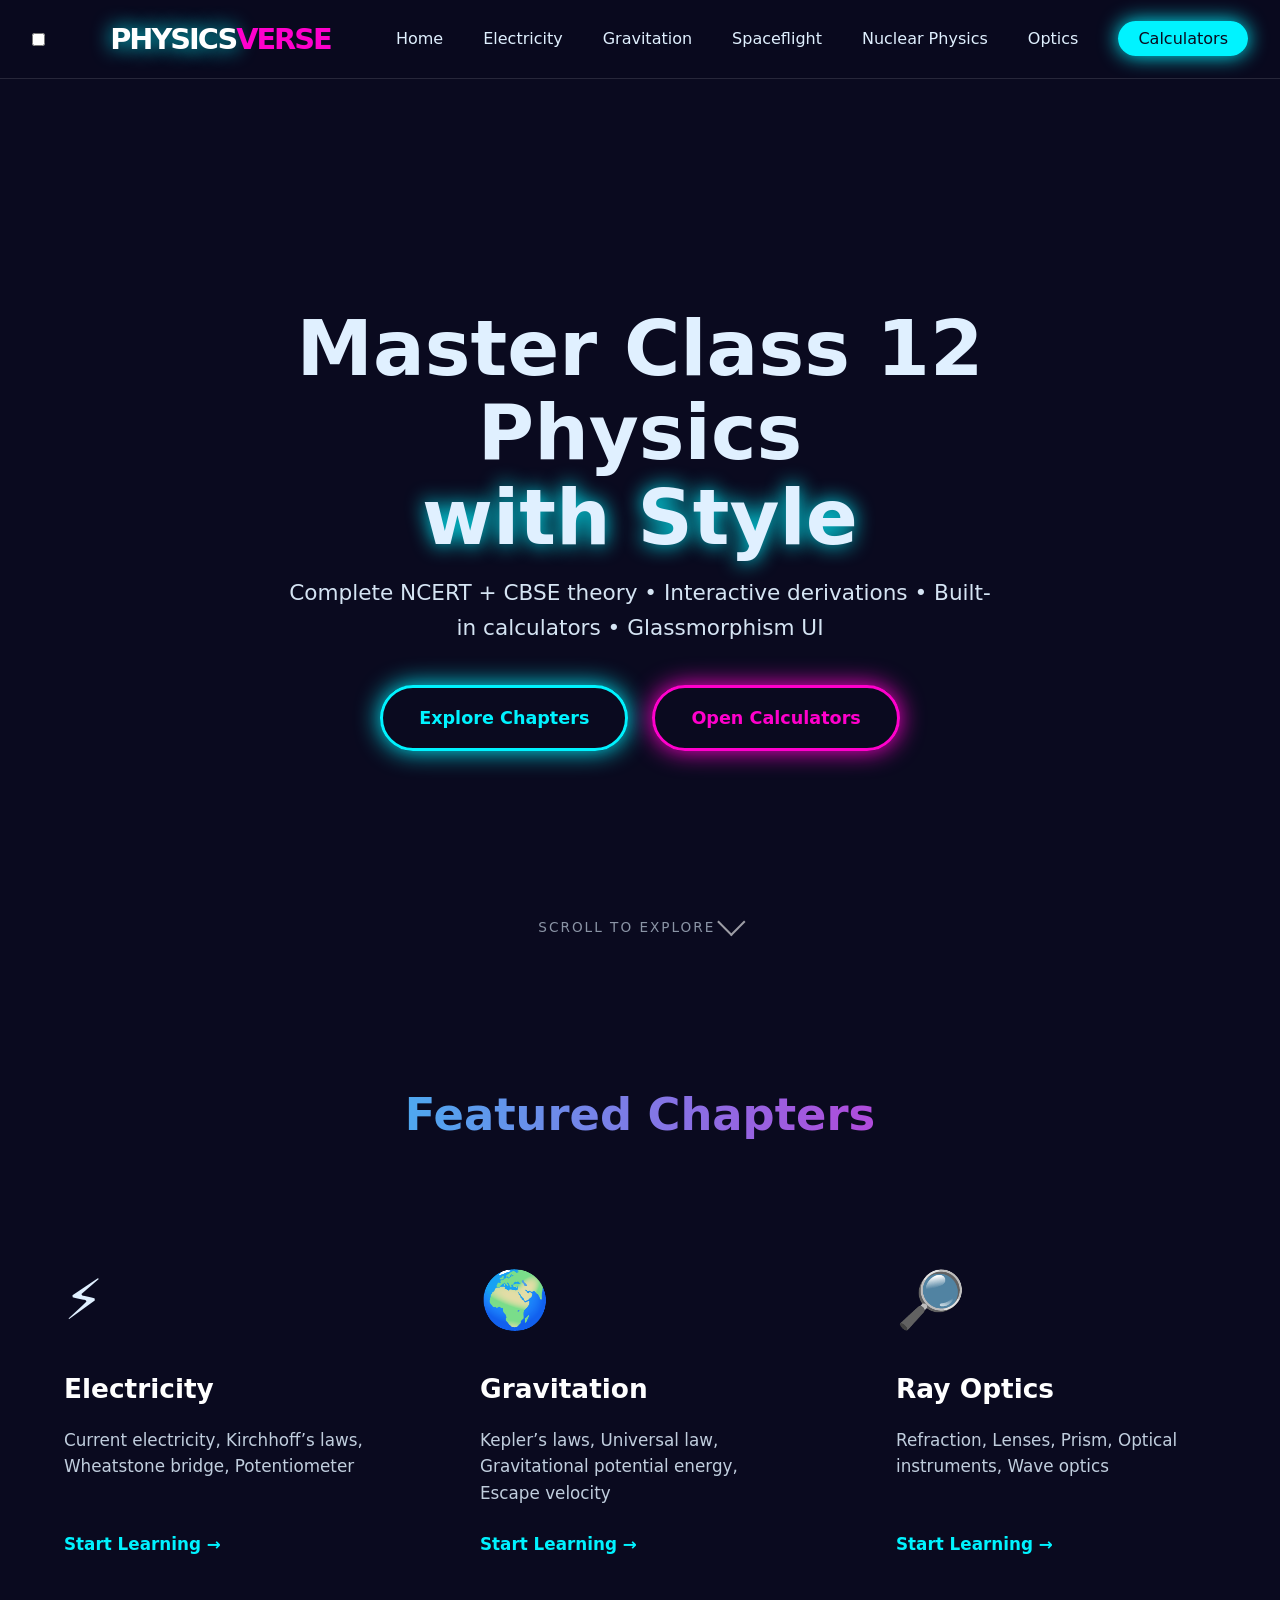
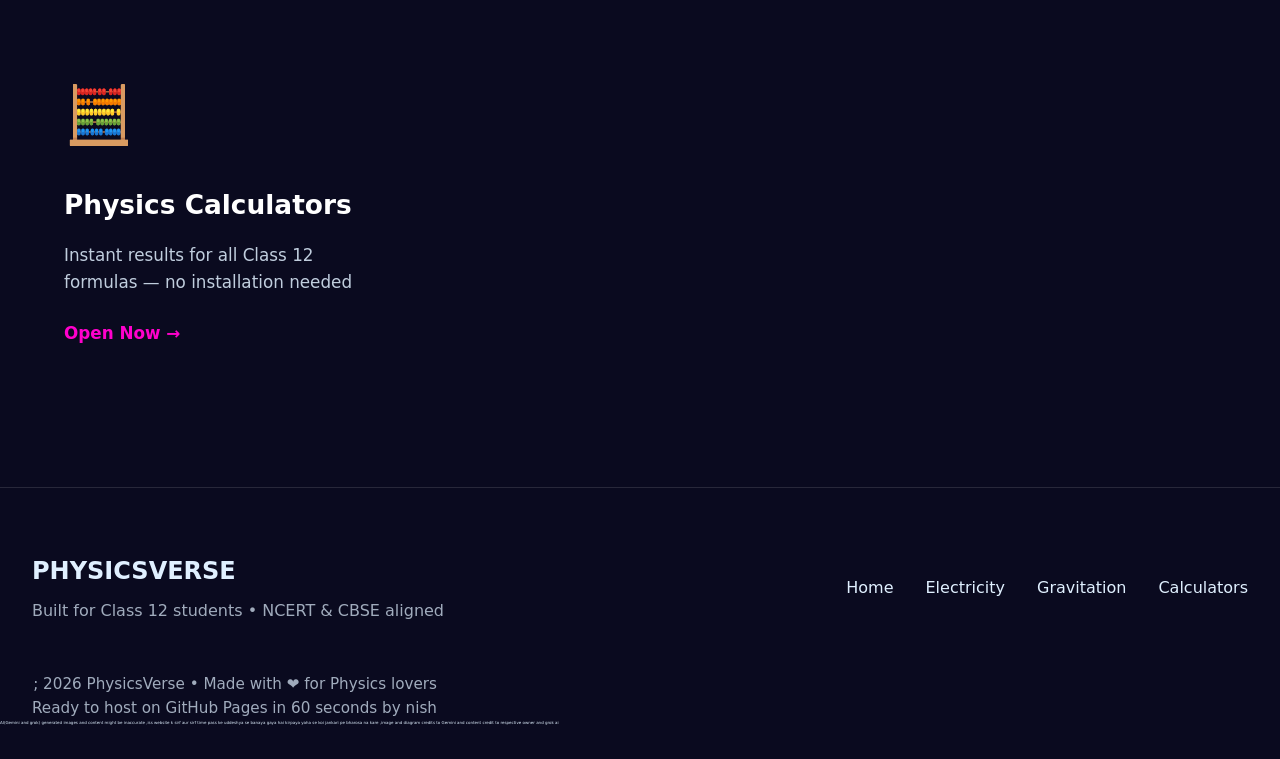
<file: index.html>
<!DOCTYPE html>
<html lang="en">
<head>
        <link rel="icon" type="image/png" href="atom.png">
    <meta charset="UTF-8">
    <meta name="viewport" content="width=device-width, initial-scale=1.0">
    <title>PhysicsVerse • Class 12 Physics</title>
    <link rel="stylesheet" href="style.css">
    <script defer src="main.js"></script>
</head>
<body>
    <!-- NAVIGATION -->
    <nav>

    <div class="nav-container">
            <input type="checkbox" id="menu-toggle">
            
            <a href="index.html" class="logo">
                <span class="neon-text">PHYSICS</span><span class="accent">VERSE</span>
            </a>
    
            <label for="menu-toggle" class="hamburger">
                <span></span><span></span><span></span>
            </label>
    
            <ul class="nav-links">
                <li><a href="index.html">Home</a></li>
                <li><a href="electricity.html">Electricity</a></li>
                <li><a href="gravitation.html">Gravitation</a></li>
                <li><a href="spaceflight.html">Spaceflight</a></li>
                <li><a href="nuclear-physics.html">Nuclear Physics</a></li>
                <li><a href="optics.html">Optics</a></li>
                <li><a href="calculators.html" class="nav-btn">Calculators</a></li>
            </ul>
        </div>
    </nav>

    <!-- HERO SECTION -->
    <header class="hero">
        <div class="hero-overlay"></div>
        <div class="hero-content glass">
            <h1 class="hero-title">
                Master Class 12 Physics<br>
                <span class="neon-text">with Style</span>
            </h1>
            <p class="hero-subtitle">Complete NCERT + CBSE theory • Interactive derivations • Built-in calculators • Glassmorphism UI</p>
            
            <div class="hero-buttons">
                <a href="#chapters" class="btn-neon primary">Explore Chapters</a>
                <a href="calculators.html" class="btn-neon secondary">Open Calculators</a>
            </div>
        </div>

        <!-- Scroll indicator -->
        <div class="scroll-indicator">
            <span>SCROLL TO EXPLORE</span>
            <div class="arrow"></div>
        </div>
    </header>

    <!-- FEATURED CHAPTERS -->
    <section id="chapters" class="section">
        <div class="container">
            <h2 class="section-title">Featured Chapters</h2>
            <div class="grid">
                <!-- Card 1 -->
                <a href="electricity.html" class="card glass">
                    <div class="card-icon">⚡</div>
                    <h3>Electricity</h3>
                    <p>Current electricity, Kirchhoff’s laws, Wheatstone bridge, Potentiometer</p>
                    <span class="card-link">Start Learning →</span>
                </a>

                <!-- Card 2 -->
                <a href="gravitation.html" class="card glass">
                    <div class="card-icon">🌍</div>
                    <h3>Gravitation</h3>
                    <p>Kepler’s laws, Universal law, Gravitational potential energy, Escape velocity</p>
                    <span class="card-link">Start Learning →</span>
                </a>

                   

                <!-- Card 4 -->
                <a href="optics.html" class="card glass">
                    <div class="card-icon">🔎</div>
                    <h3>Ray Optics</h3>
                    <p>Refraction, Lenses, Prism, Optical instruments, Wave optics</p>
                    <span class="card-link">Start Learning →</span>
                </a>

           

                <!-- Card 6 -->
                <a href="calculators.html" class="card glass highlight">
                    <div class="card-icon">🧮</div>
                    <h3>Physics Calculators</h3>
                    <p>Instant results for all Class 12 formulas — no installation needed</p>
                    <span class="card-link accent">Open Now →</span>
                </a>
            </div>
        </div>
    </section>

    <!-- FOOTER -->
    <footer>
        <div class="container">
            <div class="footer-content">
                <div class="footer-left">
                    <span class="logo-small">PHYSICS<span class="accent">VERSE</span></span>
                    <p>Built for Class 12 students • NCERT &amp; CBSE aligned</p>
                </div>
                <div class="footer-links">
                    <a href="index.html">Home</a>
                    <a href="electricity.html">Electricity</a>
                    <a href="gravitation.html">Gravitation</a>
                    <a href="calculators.html">Calculators</a>
                </div>
                <div class="footer-right">
                    <p>; 2026 PhysicsVerse • Made with ❤️ for Physics lovers</p>
                    <p>Ready to host on GitHub Pages in 60 seconds by nish</p>
                </div>
            </div>
        </div>
       <p style="font-size: 4px;"> AI(Gemini and grok) generated images and content might be inaccurate ,iss website k sirf aur sirf time pass ke uddeshya se banaya gaya hai kirpaya yaha se koi jankari pe bharosa na kare ,image and diagram credits to Gemini and content credit to respective owner and grok ai</p>
    </footer>

    <!-- Simple JS for mobile menu close on click (optional but nice) -->
    <script>
        // Close mobile menu when a link is clicked
        document.querySelectorAll('.nav-links a').forEach(link => {
            link.addEventListener('click', () => {
                document.getElementById('menu-toggle').checked = false;
            });
        });
    </script>
    <script defer src="main.js"></script>
</body>
</html>
</file>
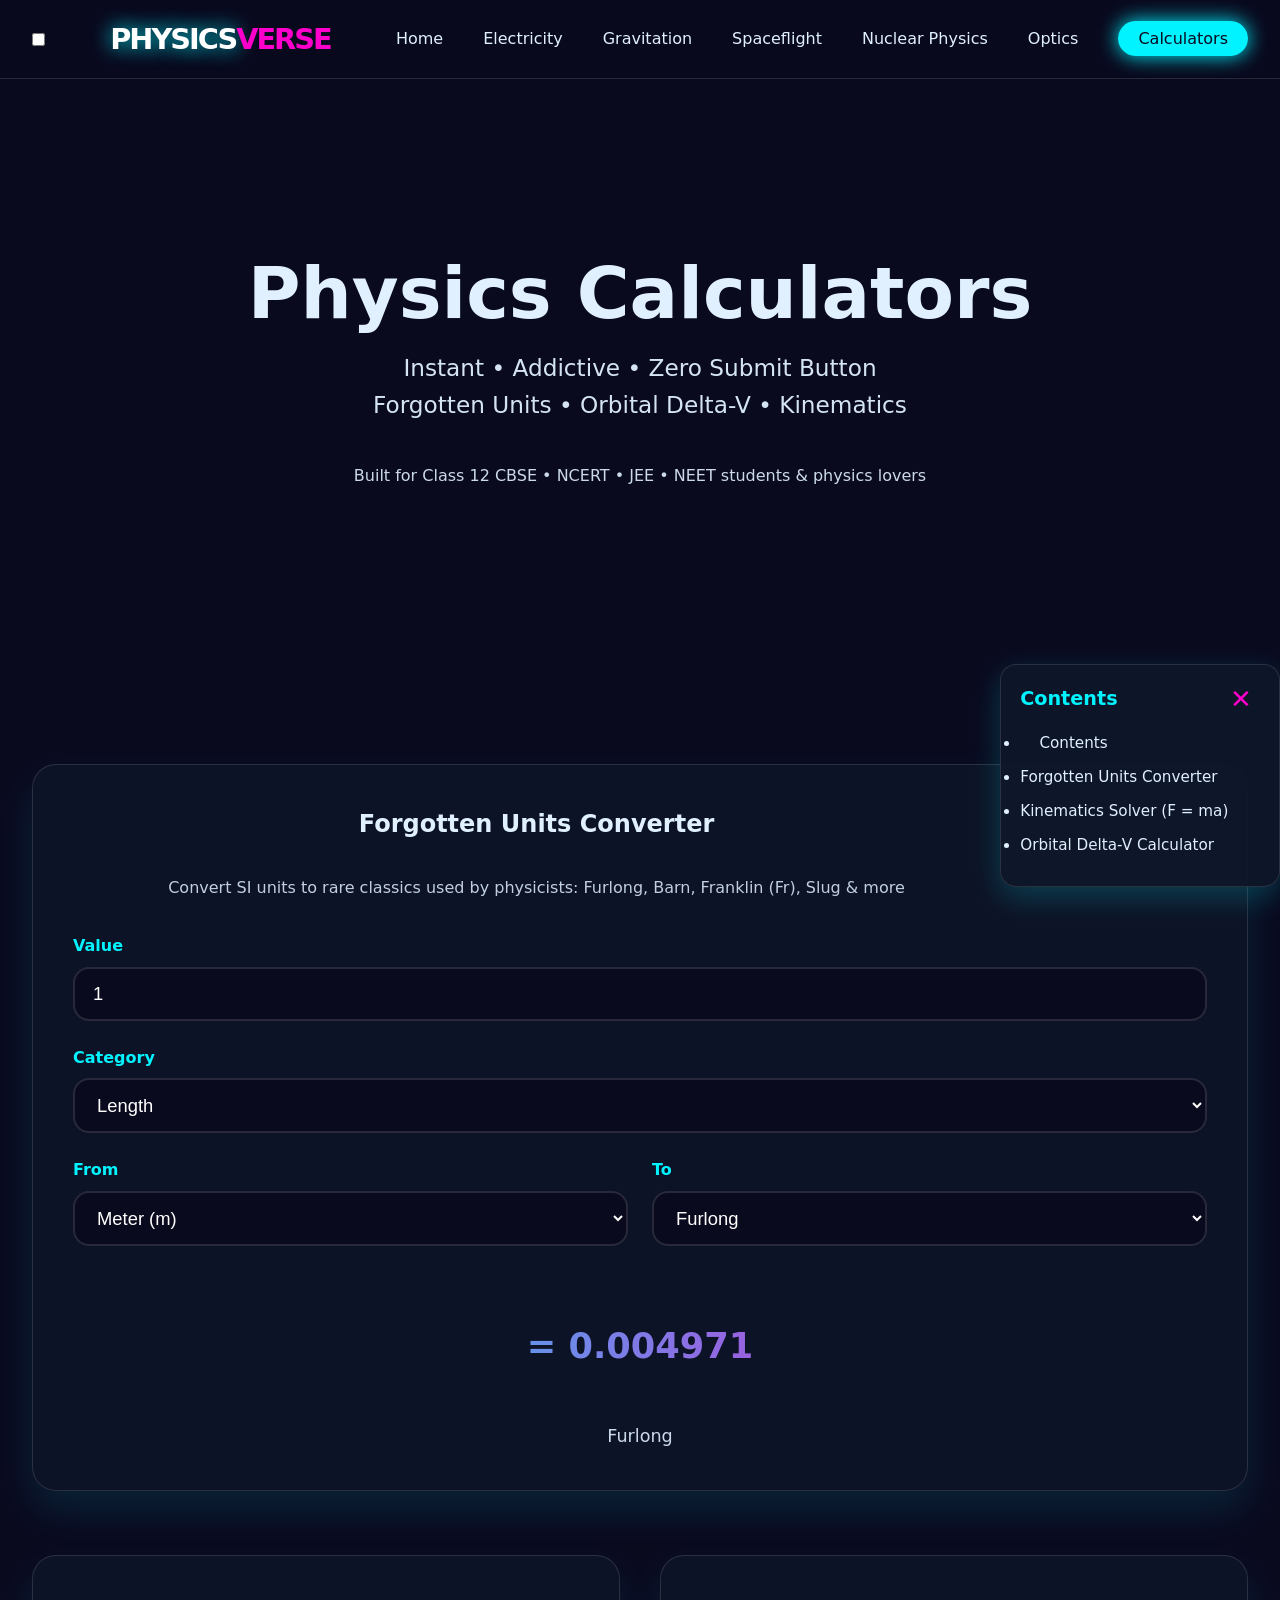
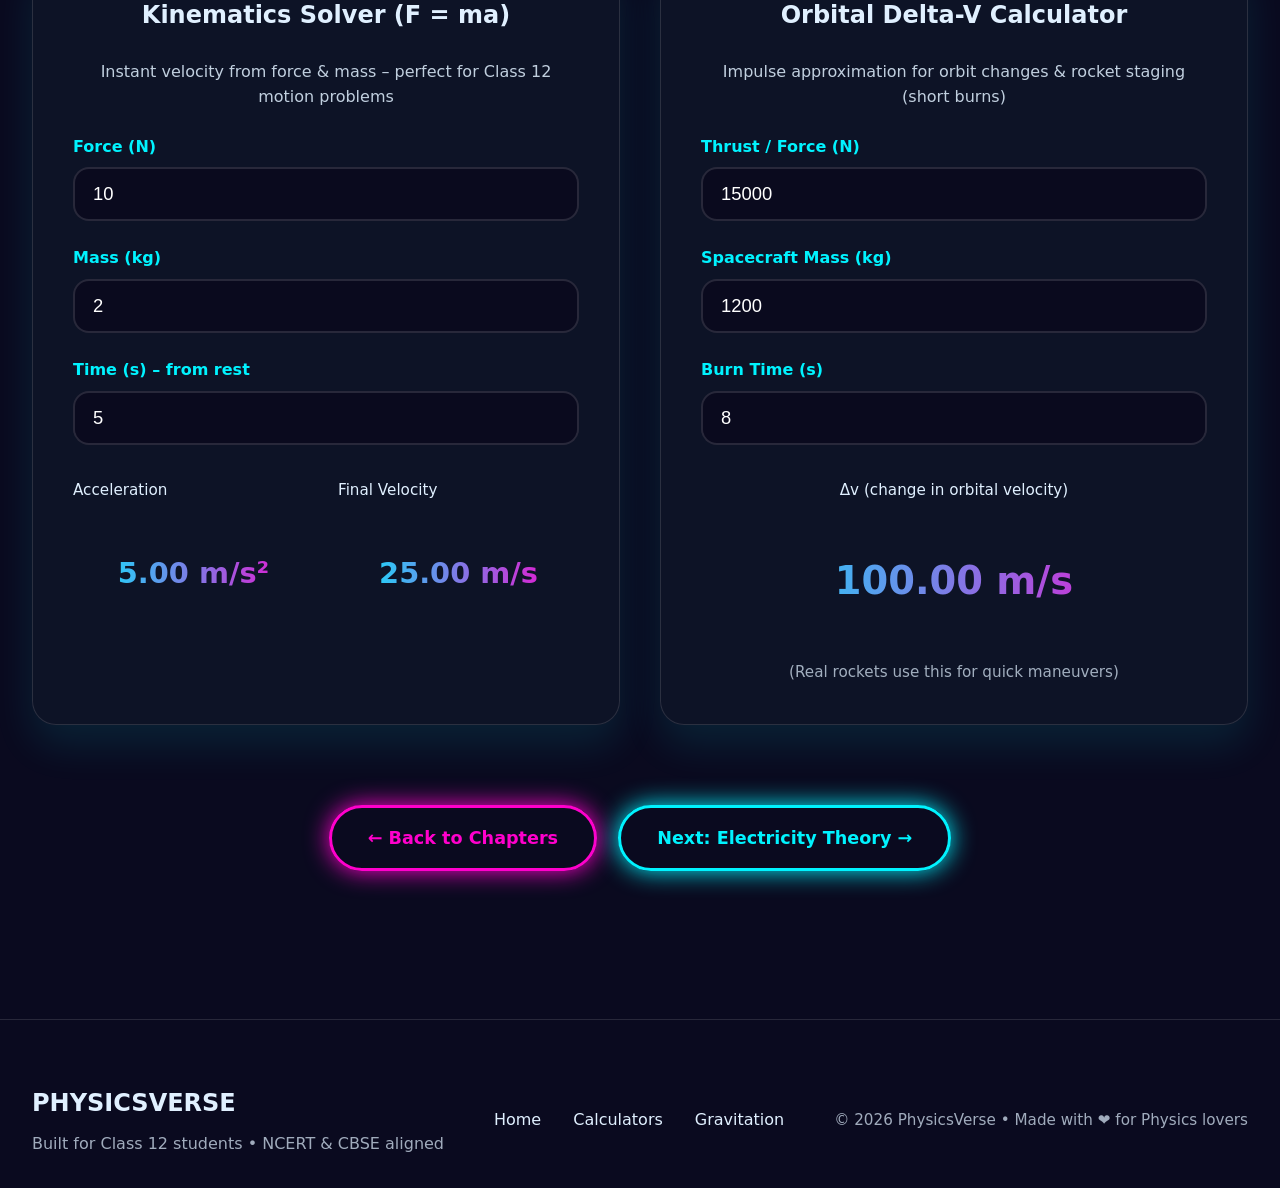
<file: calculators.html>
<!DOCTYPE html>
<html lang="en">
<head>
        <link rel="icon" type="image/png" href="atom.png">
    <meta charset="UTF-8">
    <meta name="viewport" content="width=device-width, initial-scale=1.0">
    <meta name="description" content="Free Class 12 Physics Calculators • Instant Forgotten Units Converter (Furlong, Barn, Franklin, Slug) + Orbital Delta-V & Kinematics Solver. Real-time results. Perfect for CBSE, NCERT, JEE & NEET students and physics enthusiasts.">
    <meta name="keywords" content="class 12 physics calculators, forgotten units converter, furlong calculator, barn unit converter, franklin charge, slug mass, orbital delta v calculator, kinematics solver, ncerts physics tools, cbse physics calculator, jee physics calculator">
    <title>Physics Calculators • Class 12 Instant Tools | Forgotten Units • Orbital Delta-V</title>
    <link rel="stylesheet" href="style.css">
    <script defer src="main.js"></script>
    <style>
        /* Dashboard-specific styles (keeps global style.css clean) */
        .dashboard-grid {
            display: grid;
            grid-template-columns: repeat(auto-fit, minmax(480px, 1fr));
            gap: 2.5rem;
        }
        .calc-card {
            background: rgba(15, 23, 42, 0.75);
            padding: 2.5rem;
            border-radius: 24px;
            border: 1px solid var(--border);
            box-shadow: 0 20px 40px rgba(0, 243, 255, 0.1);
        }
        .input-group {
            margin-bottom: 1.5rem;
        }
        .input-group label {
            display: block;
            margin-bottom: 0.5rem;
            font-weight: 600;
            color: var(--neon-cyan);
        }
        .input-group input,
        .input-group select {
            width: 100%;
            padding: 14px 18px;
            background: rgba(10, 10, 31, 0.9);
            border: 2px solid var(--border);
            border-radius: 16px;
            color: white;
            font-size: 1.15rem;
            transition: all 0.3s;
        }
        .input-group input:focus,
        .input-group select:focus {
            border-color: var(--neon-cyan);
            box-shadow: 0 0 20px var(--neon-cyan);
            outline: none;
        }
        .result {
            font-size: 2.2rem;
            font-weight: 800;
            text-align: center;
            padding: 1.5rem;
            background: linear-gradient(90deg, var(--neon-cyan), var(--neon-pink));
            -webkit-background-clip: text;
            -webkit-text-fill-color: transparent;
            margin: 1.5rem 0;
            min-height: 80px;
        }
        .unit-label {
            font-size: 1.1rem;
            opacity: 0.9;
        }
    </style>
</head>
<body>
    <!-- NAVIGATION (identical to all previous pages) -->
    <nav>
        <!-- SEARCH BAR -->

    <div class="nav-container">
            <input type="checkbox" id="menu-toggle">
            
            <a href="index.html" class="logo">
                <span class="neon-text">PHYSICS</span><span class="accent">VERSE</span>
            </a>
    
            <label for="menu-toggle" class="hamburger">
                <span></span><span></span><span></span>
            </label>
    
            <ul class="nav-links">
                <li><a href="index.html">Home</a></li>
                <li><a href="electricity.html">Electricity</a></li>
                <li><a href="gravitation.html">Gravitation</a></li>
                <li><a href="spaceflight.html">Spaceflight</a></li>
                <li><a href="nuclear-physics.html">Nuclear Physics</a></li>
                <li><a href="optics.html">Optics</a></li>
                <li><a href="calculators.html" class="nav-btn">Calculators</a></li>
            </ul>
        </div>
    </nav>

    <!-- HERO -->
    <header class="hero" style="height: 65vh; min-height: 560px; background: linear-gradient(rgba(10,10,31,0.8), rgba(10,10,31,0.85)), url('https://source.unsplash.com/featured/?physics,calculator,dashboard') center/cover no-repeat;">
        <div class="hero-overlay"></div>
        <div class="hero-content glass" style="max-width: 860px; text-align: center;">
            <h1 class="hero-title" style="font-size: clamp(2.8rem, 6vw, 4.5rem);">
                Physics Calculators
            </h1>
            <p class="hero-subtitle" style="font-size: 1.45rem;">
                Instant • Addictive • Zero Submit Button<br>
                Forgotten Units • Orbital Delta-V • Kinematics
            </p>
            <p style="margin-top: 1rem; opacity: 0.9;">Built for Class 12 CBSE • NCERT • JEE • NEET students &amp; physics lovers</p>
        </div>
    </header>

    <main>
        <section class="section">
            <div class="container">

                <!-- FORGOTTEN UNITS CONVERTER -->
                <div class="calc-card glass" id="forgotten-converter">
                    <h2 style="text-align:center; margin-bottom:2rem;">Forgotten Units Converter</h2>
                    <p style="text-align:center; opacity:0.85; margin-bottom:2rem;">Convert SI units to rare classics used by physicists: Furlong, Barn, Franklin (Fr), Slug &amp; more</p>
                    
                    <div class="input-group">
                        <label>Value</label>
                        <input type="number" id="input-value" value="1" step="any" placeholder="Enter value">
                    </div>

                    <div class="input-group">
                        <label>Category</label>
                        <select id="category">
                            <option value="length">Length</option>
                            <option value="mass">Mass</option>
                            <option value="area">Area</option>
                            <option value="charge">Charge</option>
                        </select>
                    </div>

                    <div style="display:grid; grid-template-columns:1fr 1fr; gap:1.5rem;">
                        <div class="input-group">
                            <label>From</label>
                            <select id="from-unit"></select>
                        </div>
                        <div class="input-group">
                            <label>To</label>
                            <select id="to-unit"></select>
                        </div>
                    </div>

                    <div class="result" id="conversion-result">= 0.00497 Furlong</div>
                    <div class="unit-label" id="result-unit" style="text-align:center;"></div>
                </div>

                <!-- KINEMATICS & ORBITAL DELTA-V SOLVERS -->
                <div class="dashboard-grid" style="margin-top: 4rem;">

                    <!-- KINEMATICS SOLVER -->
                    <div class="calc-card glass">
                        <h2 style="text-align:center;">Kinematics Solver (F = ma)</h2>
                        <p style="text-align:center; opacity:0.85; margin:1.5rem 0;">Instant velocity from force &amp; mass – perfect for Class 12 motion problems</p>
                        
                        <div class="input-group">
                            <label>Force (N)</label>
                            <input type="number" id="force-kin" value="10" step="any">
                        </div>
                        <div class="input-group">
                            <label>Mass (kg)</label>
                            <input type="number" id="mass-kin" value="2" step="any">
                        </div>
                        <div class="input-group">
                            <label>Time (s) – from rest</label>
                            <input type="number" id="time-kin" value="5" step="any">
                        </div>

                        <div style="display:grid; grid-template-columns:1fr 1fr; gap:1.5rem; margin-top:2rem;">
                            <div>
                                <label style="font-size:0.95rem;">Acceleration</label>
                                <div class="result" id="acc-result" style="font-size:1.8rem;">5.00 m/s²</div>
                            </div>
                            <div>
                                <label style="font-size:0.95rem;">Final Velocity</label>
                                <div class="result" id="vel-kin-result" style="font-size:1.8rem;">25.00 m/s</div>
                            </div>
                        </div>
                    </div>

                    <!-- ORBITAL DELTA-V SOLVER -->
                    <div class="calc-card glass">
                        <h2 style="text-align:center;">Orbital Delta-V Calculator</h2>
                        <p style="text-align:center; opacity:0.85; margin:1.5rem 0;">Impulse approximation for orbit changes &amp; rocket staging (short burns)</p>
                        
                        <div class="input-group">
                            <label>Thrust / Force (N)</label>
                            <input type="number" id="thrust" value="15000" step="any">
                        </div>
                        <div class="input-group">
                            <label>Spacecraft Mass (kg)</label>
                            <input type="number" id="mass-dv" value="1200" step="any">
                        </div>
                        <div class="input-group">
                            <label>Burn Time (s)</label>
                            <input type="number" id="time-dv" value="8" step="any">
                        </div>

                        <div style="text-align:center; margin-top:2rem;">
                            <label style="font-size:0.95rem;">Δv (change in orbital velocity)</label>
                            <div class="result" id="delta-v-result" style="font-size:2.4rem;">100.00 m/s</div>
                        </div>
                        <p style="text-align:center; font-size:0.95rem; opacity:0.7; margin-top:1rem;">(Real rockets use this for quick maneuvers)</p>
                    </div>
                </div>

                <div style="text-align: center; margin: 5rem 0 3rem;">
                    <a href="index.html" class="btn-neon secondary">← Back to Chapters</a>
                    <a href="electricity.html" class="btn-neon primary" style="margin-left: 1rem;">Next: Electricity Theory →</a>
                </div>
            </div>
        </section>
    </main>

    <!-- FOOTER -->
    <footer>
        <div class="container">
            <div class="footer-content">
                <div class="footer-left">
                    <span class="logo-small">PHYSICS<span class="accent">VERSE</span></span>
                    <p>Built for Class 12 students • NCERT &amp; CBSE aligned</p>
                </div>
                <div class="footer-links">
                    <a href="index.html">Home</a>
                    <a href="calculators.html">Calculators</a>
                    <a href="gravitation.html">Gravitation</a>
                </div>
                <div class="footer-right">
                    <p>&copy; 2026 PhysicsVerse • Made with ❤️ for Physics lovers</p>
                </div>
            </div>
        </div>
    </footer>

    <!-- SCRIPT -->
    <script src="script.js"></script>

    <!-- Mobile menu script -->
    <script>
        document.querySelectorAll('.nav-links a').forEach(link => {
            link.addEventListener('click', () => {
                document.getElementById('menu-toggle').checked = false;
            });
        });
    </script>
    <script defer src="main.js"></script>
</body>
</html>
</file>
<file: style.css>
/* ====================== style.css ====================== */
/* Global Reset & Variables */
* {
    margin: 0;
    padding: 0;
    box-sizing: border-box;
}

:root {
    --bg: #0a0a1f;
    --glass: rgba(15, 23, 42, 0.65);
    --border: rgba(255, 255, 255, 0.12);
    --neon-cyan: #00f3ff;
    --neon-pink: #ff00cc;
    --text: #e0f0ff;
}

body {
    font-family: system-ui, -apple-system, BlinkMacSystemFont, 'Segoe UI', Roboto, sans-serif;
    background: var(--bg);
    color: var(--text);
    line-height: 1.6;
    overflow-x: hidden;
}

/* NAVIGATION */
nav {
    position: sticky;
    top: 0;
    z-index: 1000;
    background: rgba(10, 10, 31, 0.85);
    backdrop-filter: blur(16px);
    border-bottom: 1px solid var(--border);
}

.nav-container {
    max-width: 1280px;
    margin: 0 auto;
    padding: 1rem 2rem;
    display: flex;
    align-items: center;
    justify-content: space-between;
    position: relative;
}

.logo {
    font-size: 1.8rem;
    font-weight: 800;
    text-decoration: none;
    letter-spacing: -2px;
    color: white;
}

.logo .accent {
    color: var(--neon-pink);
}

.hamburger {
    display: none;
    flex-direction: column;
    gap: 5px;
    cursor: pointer;
    z-index: 1001;
}

.hamburger span {
    width: 28px;
    height: 3px;
    background: white;
    border-radius: 3px;
    transition: all 0.3s ease;
}

/* Desktop Menu */
.nav-links {
    display: flex;
    gap: 2.5rem;
    list-style: none;
}

.nav-links a {
    color: var(--text);
    text-decoration: none;
    font-weight: 500;
    transition: all 0.3s ease;
    position: relative;
}

.nav-links a:hover {
    color: var(--neon-cyan);
}

.nav-links a.active {
    color: var(--neon-cyan);
}

.nav-links a::after {
    content: '';
    position: absolute;
    width: 0;
    height: 2px;
    bottom: -4px;
    left: 0;
    background: var(--neon-cyan);
    transition: width 0.3s ease;
}

.nav-links a:hover::after {
    width: 100%;
}

.nav-btn {
    background: var(--neon-cyan);
    color: #0a0a1f !important;
    padding: 8px 20px;
    border-radius: 50px;
    font-weight: 700;
    box-shadow: 0 0 20px var(--neon-cyan);
}

/* HERO */
.hero {
    height: 100vh;
    min-height: 650px;
    background: linear-gradient(rgba(10,10,31,0.65), rgba(10,10,31,0.75)), 
                url('https://source.unsplash.com/featured/?physics,universe') center/cover no-repeat;
    display: flex;
    align-items: center;
    position: relative;
}

.hero-overlay {
    position: absolute;
    inset: 0;
    background: radial-gradient(circle at center, transparent 40%, rgba(10,10,31,0.6) 100%);
}

.hero-content {
    max-width: 1280px;
    margin: 0 auto;
    padding: 0 2rem;
    text-align: center;
    z-index: 2;
    padding: 3rem 2rem;
    border-radius: 24px;
    max-width: 780px;
}

.hero-title {
    font-size: clamp(2.8rem, 6vw, 4.8rem);
    line-height: 1.1;
    font-weight: 900;
    margin-bottom: 1rem;
}

.hero-subtitle {
    font-size: 1.35rem;
    margin-bottom: 2.5rem;
    opacity: 0.95;
}

.hero-buttons {
    display: flex;
    gap: 1.5rem;
    justify-content: center;
    flex-wrap: wrap;
}

/* Neon Buttons */
.btn-neon {
    padding: 16px 36px;
    font-size: 1.1rem;
    font-weight: 700;
    text-decoration: none;
    border-radius: 50px;
    transition: all 0.4s cubic-bezier(0.23, 1, 0.32, 1);
    display: inline-flex;
    align-items: center;
    gap: 8px;
    position: relative;
    overflow: hidden;
}

.btn-neon.primary {
    background: transparent;
    border: 3px solid var(--neon-cyan);
    color: var(--neon-cyan);
    box-shadow: 0 0 25px var(--neon-cyan);
}

.btn-neon.primary:hover {
    background: var(--neon-cyan);
    color: #0a0a1f;
    box-shadow: 0 0 45px var(--neon-cyan);
    transform: translateY(-4px);
}

.btn-neon.secondary {
    background: transparent;
    border: 3px solid var(--neon-pink);
    color: var(--neon-pink);
    box-shadow: 0 0 25px var(--neon-pink);
}

.btn-neon.secondary:hover {
    background: var(--neon-pink);
    color: #0a0a1f;
    box-shadow: 0 0 45px var(--neon-pink);
    transform: translateY(-4px);
}

/* Scroll Indicator */
.scroll-indicator {
    position: absolute;
    bottom: 40px;
    left: 50%;
    transform: translateX(-50%);
    text-align: center;
    font-size: 0.85rem;
    opacity: 0.6;
    letter-spacing: 2px;
}

.scroll-indicator .arrow {
    width: 20px;
    height: 20px;
    border: 2px solid white;
    border-top: none;
    border-left: none;
    display: inline-block;
    transform: rotate(45deg);
    animation: bounce 2s infinite;
}

/* SECTION */
.section {
    padding: 100px 0;
}

.container {
    max-width: 1280px;
    margin: 0 auto;
    padding: 0 2rem;
}

.section-title {
    font-size: 2.8rem;
    text-align: center;
    margin-bottom: 4rem;
    background: linear-gradient(90deg, var(--neon-cyan), var(--neon-pink));
    -webkit-background-clip: text;
    -webkit-text-fill-color: transparent;
}

/* GRID */
.grid {
    display: grid;
    grid-template-columns: repeat(auto-fit, minmax(320px, 1fr));
    gap: 2rem;
}

/* Glass Card */
.card {
    padding: 2.5rem 2rem;
    border-radius: 24px;
    text-decoration: none;
    color: inherit;
    transition: all 0.4s cubic-bezier(0.23, 1, 0.32, 1);
    height: 100%;
    display: flex;
    flex-direction: column;
}

.card:hover {
    transform: translateY(-20px) scale(1.03);
    box-shadow: 0 30px 60px -15px rgba(0, 243, 255, 0.25);
}

.card-icon {
    font-size: 3.5rem;
    margin-bottom: 1.5rem;
    display: block;
}

.card h3 {
    font-size: 1.65rem;
    margin-bottom: 1rem;
    color: white;
}

.card p {
    flex: 1;
    opacity: 0.85;
    font-size: 1.05rem;
}

.card-link {
    margin-top: 1.5rem;
    display: inline-block;
    color: var(--neon-cyan);
    font-weight: 600;
    font-size: 1.05rem;
}

.card.highlight .card-link {
    color: var(--neon-pink);
}

/* FOOTER */
footer {
    background: rgba(10, 10, 31, 0.95);
    border-top: 1px solid var(--border);
    padding: 4rem 0 2rem;
}

.footer-content {
    display: flex;
    flex-wrap: wrap;
    gap: 3rem;
    justify-content: space-between;
    align-items: center;
}

.footer-left .logo-small {
    font-size: 1.5rem;
    font-weight: 800;
}

.footer-left p {
    opacity: 0.7;
    margin-top: 0.5rem;
}

.footer-links {
    display: flex;
    gap: 2rem;
    flex-wrap: wrap;
}

.footer-links a {
    color: var(--text);
    text-decoration: none;
    transition: color 0.3s;
}

.footer-links a:hover {
    color: var(--neon-cyan);
}

.footer-right {
    text-align: right;
    font-size: 0.95rem;
    opacity: 0.7;
}

/* RESPONSIVE */
@media (max-width: 868px) {
    .hamburger {
        display: flex;
    }

    .nav-links {
        position: absolute;
        top: 100%;
        left: 0;
        width: 100%;
        background: rgba(10, 10, 31, 0.98);
        flex-direction: column;
        padding: 2rem;
        gap: 1.5rem;
        transform: translateY(-20px);
        opacity: 0;
        visibility: hidden;
        transition: all 0.4s ease;
        box-shadow: 0 10px 30px rgba(0,0,0,0.5);
    }

    #menu-toggle:checked ~ .nav-links {
        transform: translateY(0);
        opacity: 1;
        visibility: visible;
    }

    .hero-buttons {
        flex-direction: column;
        align-items: center;
    }

    .hero-content {
        padding: 2rem 1.5rem;
    }
}

/* Animations */
@keyframes bounce {
    0%, 20% { transform: translateY(0) rotate(45deg); }
    50% { transform: translateY(12px) rotate(45deg); }
    80%, 100% { transform: translateY(0) rotate(45deg); }
}

/* Extra polish */
.neon-text {
    text-shadow: 0 0 20px var(--neon-cyan);
}
/* Improved TOC Sidebar - mobile friendly */
#toc-sidebar {
    position: sticky;
    top: 100px;
    width: 260px;
    max-height: 80vh;
    overflow-y: auto;
    padding: 1.2rem;
    margin-left: 2rem;
    border-radius: 16px;
    background: rgba(15, 23, 42, 0.85);
    border: 1px solid var(--border);
    box-shadow: 0 10px 30px rgba(0, 243, 255, 0.1);
    z-index: 10;
    float: right;
    font-size: 0.95rem;
}

.toc-header {
    display: flex;
    justify-content: space-between;
    align-items: center;
    margin-bottom: 1rem;
}

.toc-header h3 {
    margin: 0;
    color: var(--neon-cyan);
    font-size: 1.2rem;
}

.toc-close {
    background: none;
    border: none;
    color: var(--neon-pink);
    font-size: 1.6rem;
    cursor: pointer;
    padding: 0 8px;
    line-height: 1;
}

.toc-close:hover {
    color: white;
}

#toc-list li {
    margin: 0.6rem 0;
}

#toc-list a:hover {
    color: var(--neon-cyan) !important;
}

/* Mobile - force hidden by default anyway */
@media (max-width: 991px) {
    #toc-sidebar {
        display: none !important;
    }
}
/* TOC - with floating button on mobile */
#toc-sidebar {
    position: fixed;
    top: 80px;
    right: 20px;
    width: 280px;
    max-height: 75vh;
    overflow-y: auto;
    padding: 1.2rem;
    border-radius: 16px;
    background: rgba(15, 23, 42, 0.92);
    border: 1px solid var(--border);
    box-shadow: 0 10px 30px rgba(0, 243, 255, 0.2);
    z-index: 998;
    transform: translateX(120%);
    transition: transform 0.3s ease;
    display: none; /* hidden by default */
}

#toc-sidebar.toc-visible {
    transform: translateX(0);
    display: block;
}

.toc-header {
    display: flex;
    justify-content: space-between;
    align-items: center;
    margin-bottom: 1rem;
}

.toc-header h3 {
    margin: 0;
    color: var(--neon-cyan);
}

.toc-close {
    background: none;
    border: none;
    color: var(--neon-pink);
    font-size: 1.6rem;
    cursor: pointer;
}

@media (min-width: 992px) {
    #toc-sidebar {
        position: sticky;
        top: 100px;
        right: auto;
        margin-left: auto;
        transform: translateX(0);
        display: block;
    }
}
#toc-sidebar {
    z-index: 999;
    max-height: 70vh;
    overflow-y: auto;
}
</file>
